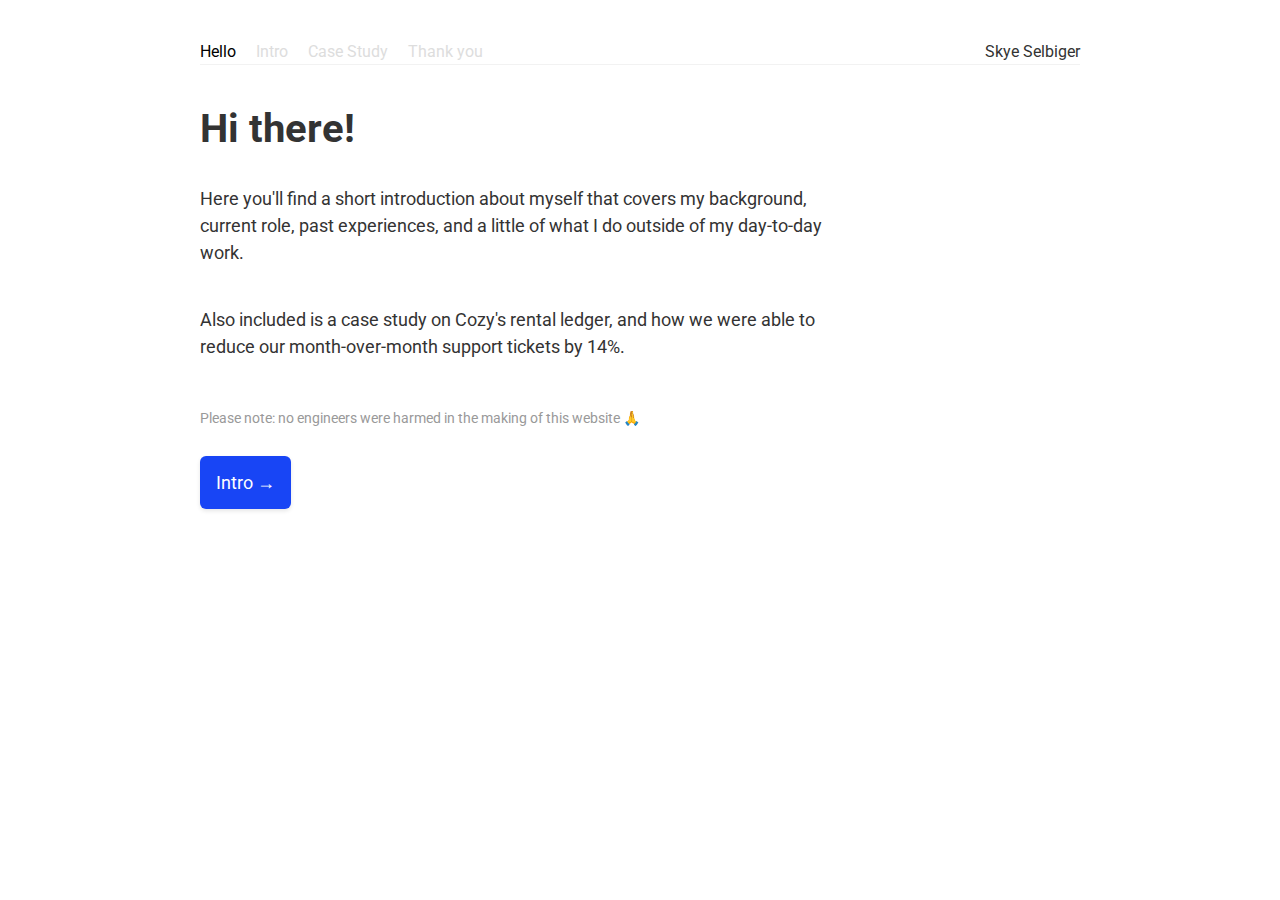
<file: index.html>
<!doctype html>
<html>
  <head>
    <meta charset="utf-8">
    <meta name="generator">
    <meta http-equiv="X-UA-Compatible" content="IE=edge">
    <meta name="viewport" content="width=device-width, initial-scale=1">
    <title>Skye Selbiger Case Study</title>
    <link rel="stylesheet" href="css/_base.css">
    <link rel="stylesheet" href="css/_fonts.css">
    <link rel="stylesheet" href="css/style.css">
  </head>
  <body>
    <header>
  <nav>
  	<a href="index.html" class="active">Hello</a>
  	<a href="intro.html">Intro</a>
    <a href="casestudy.html">Case Study</a>
    <a href="note.html">Thank you</a>
  </nav>
  <p class="header-text">
   Skye Selbiger
  </p>
</header>

<section>
	<h2>
    Hi there!
  </h2>
  <p>
    Here you'll find a short introduction about myself that covers my background, current role, past experiences, and a little of what I do outside of my day-to-day work.
  </p>
    <p>
    Also included is a case study on Cozy's rental ledger, and how we were able to reduce our month-over-month support tickets by 14%.
  </p>

    <p class="caption">
    Please note: no engineers were harmed in the making of this website 🙏
  </p>

  <a href="intro.html" class="btn">
  <span>Intro →</span>
  </a>
</section>
  </body>
</html>
</file>
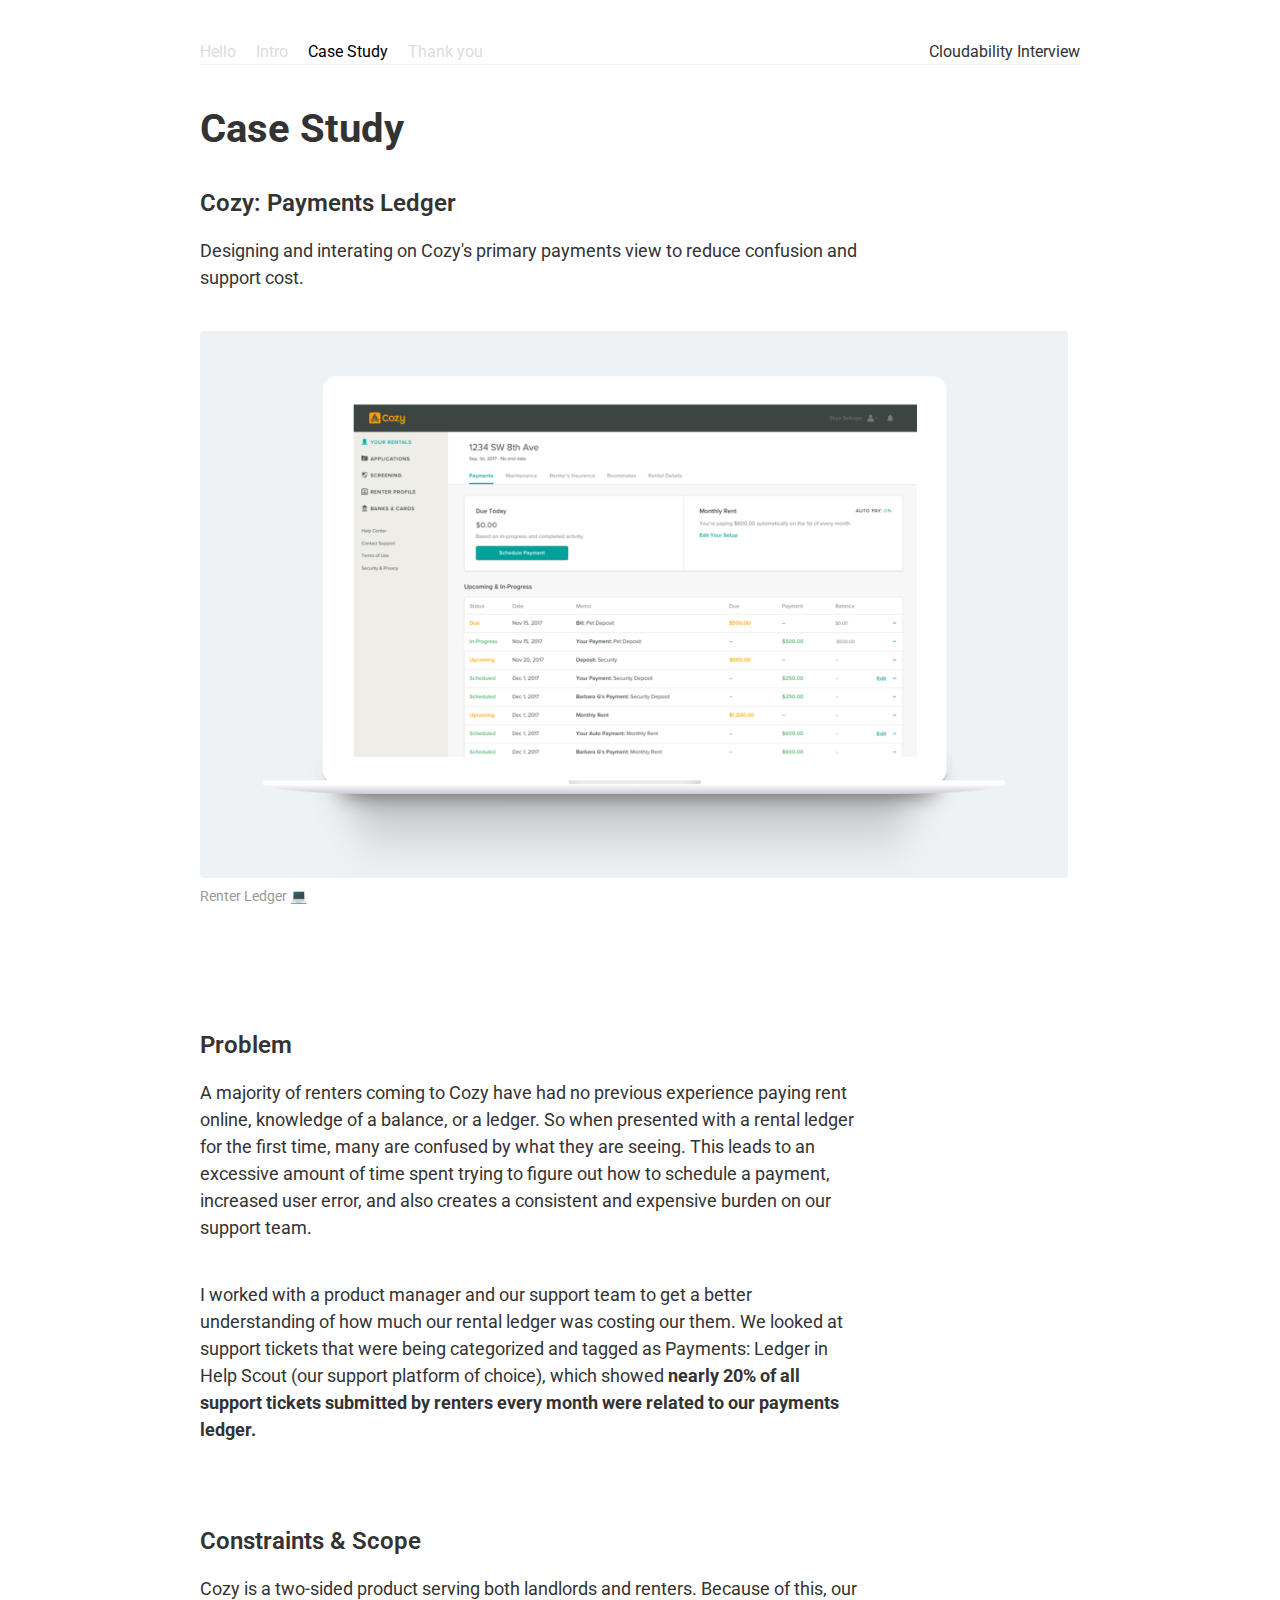
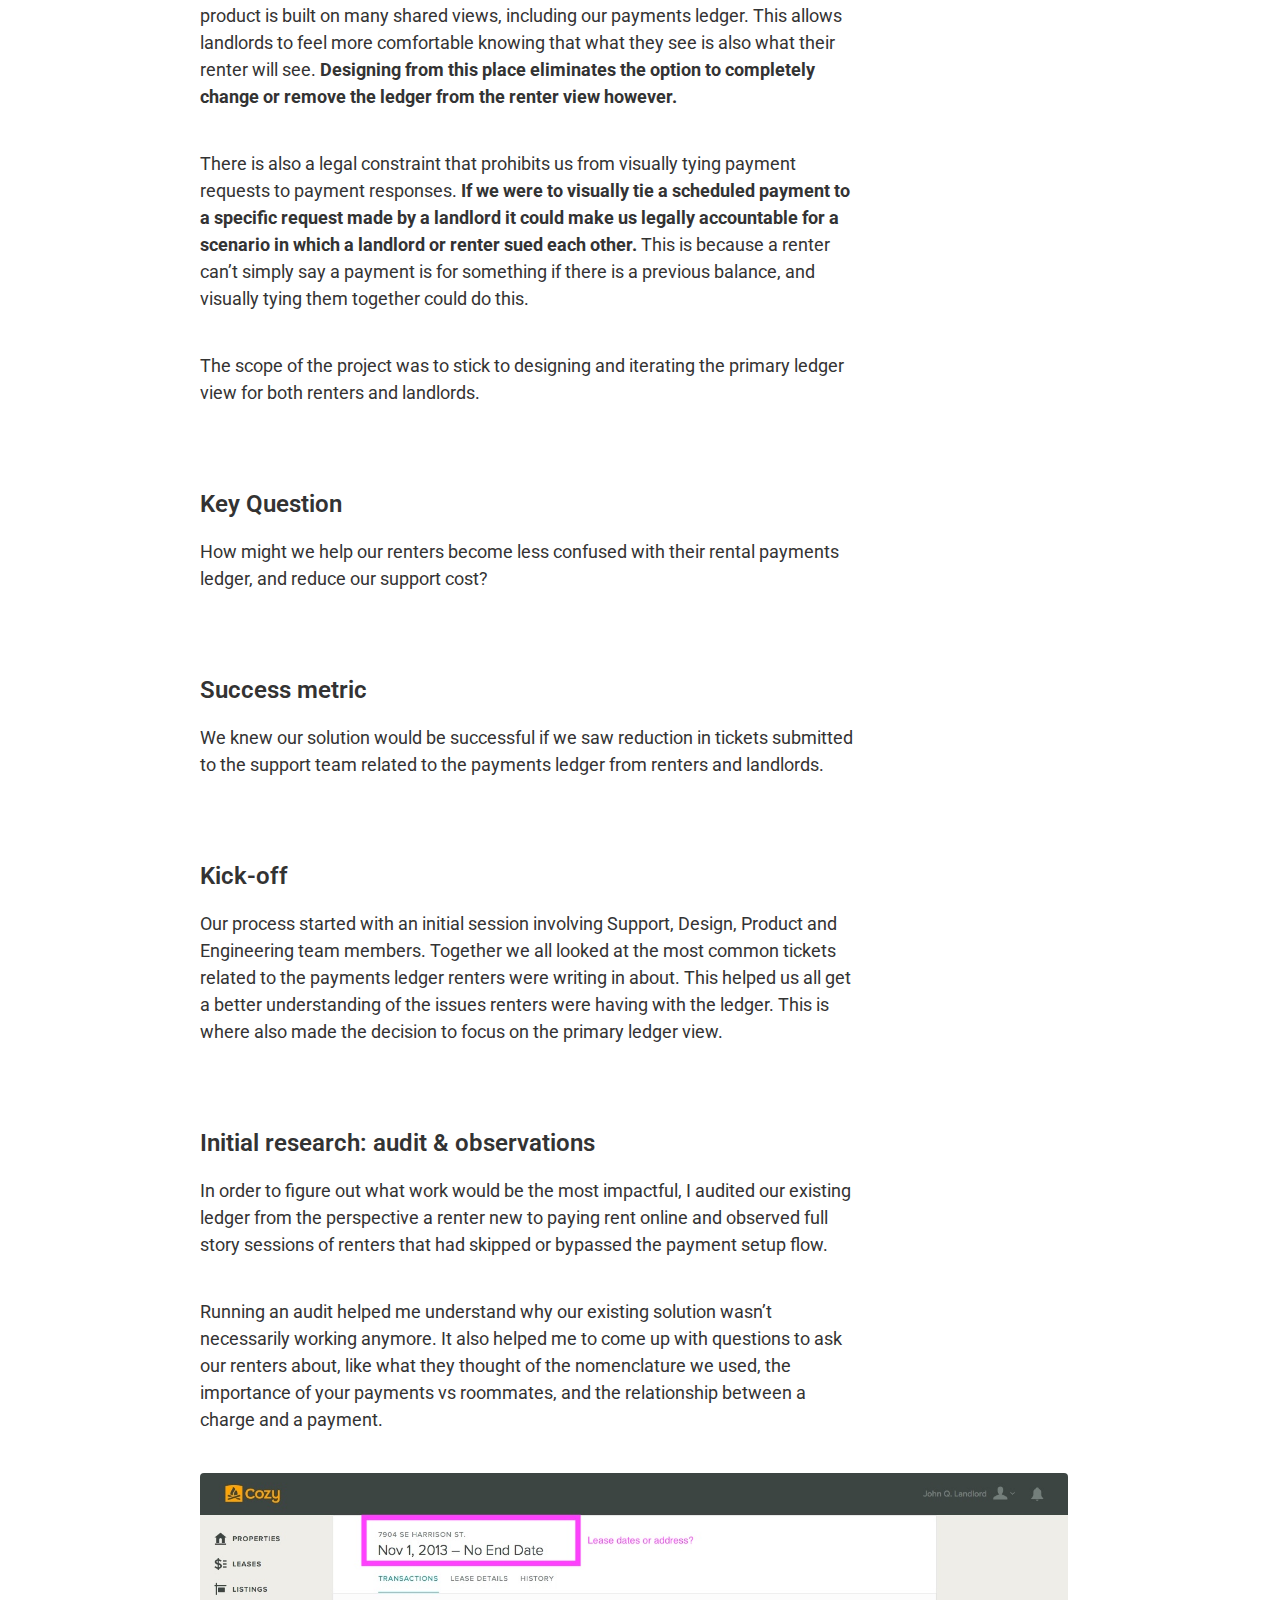
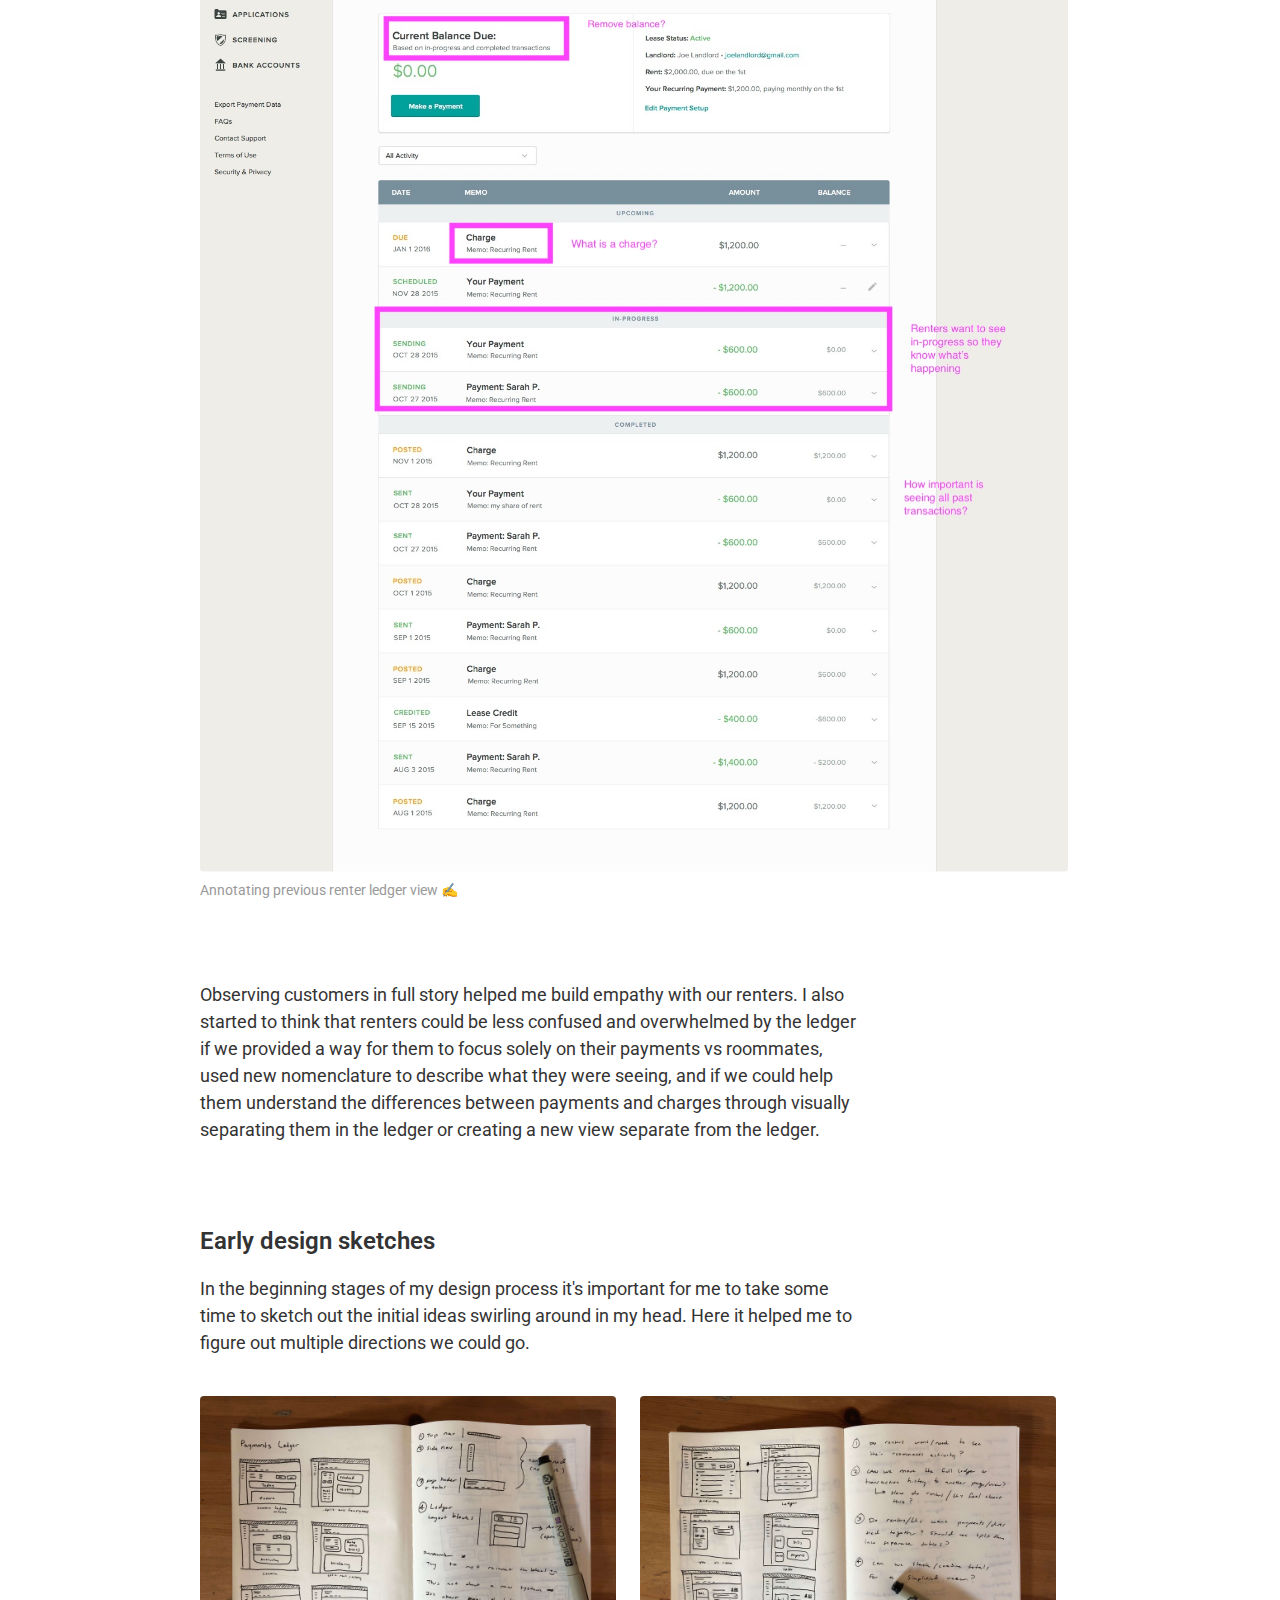
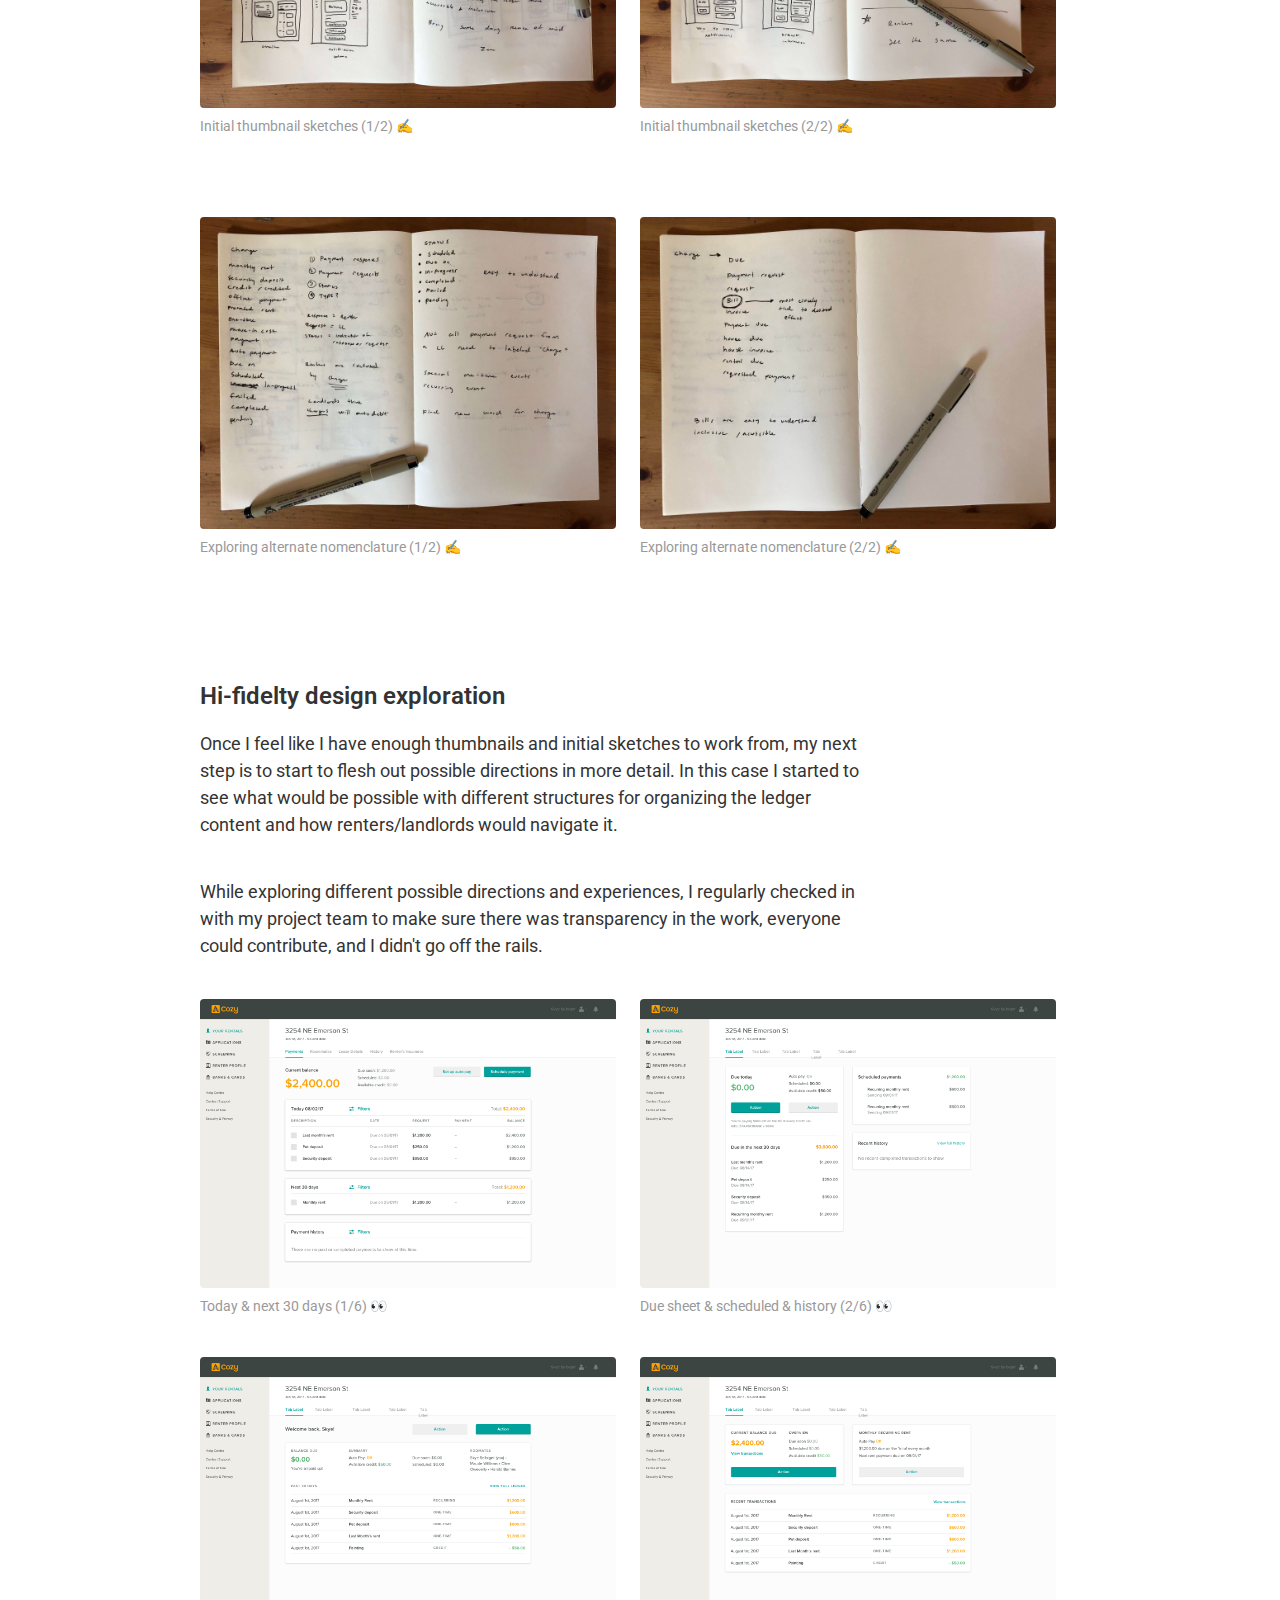
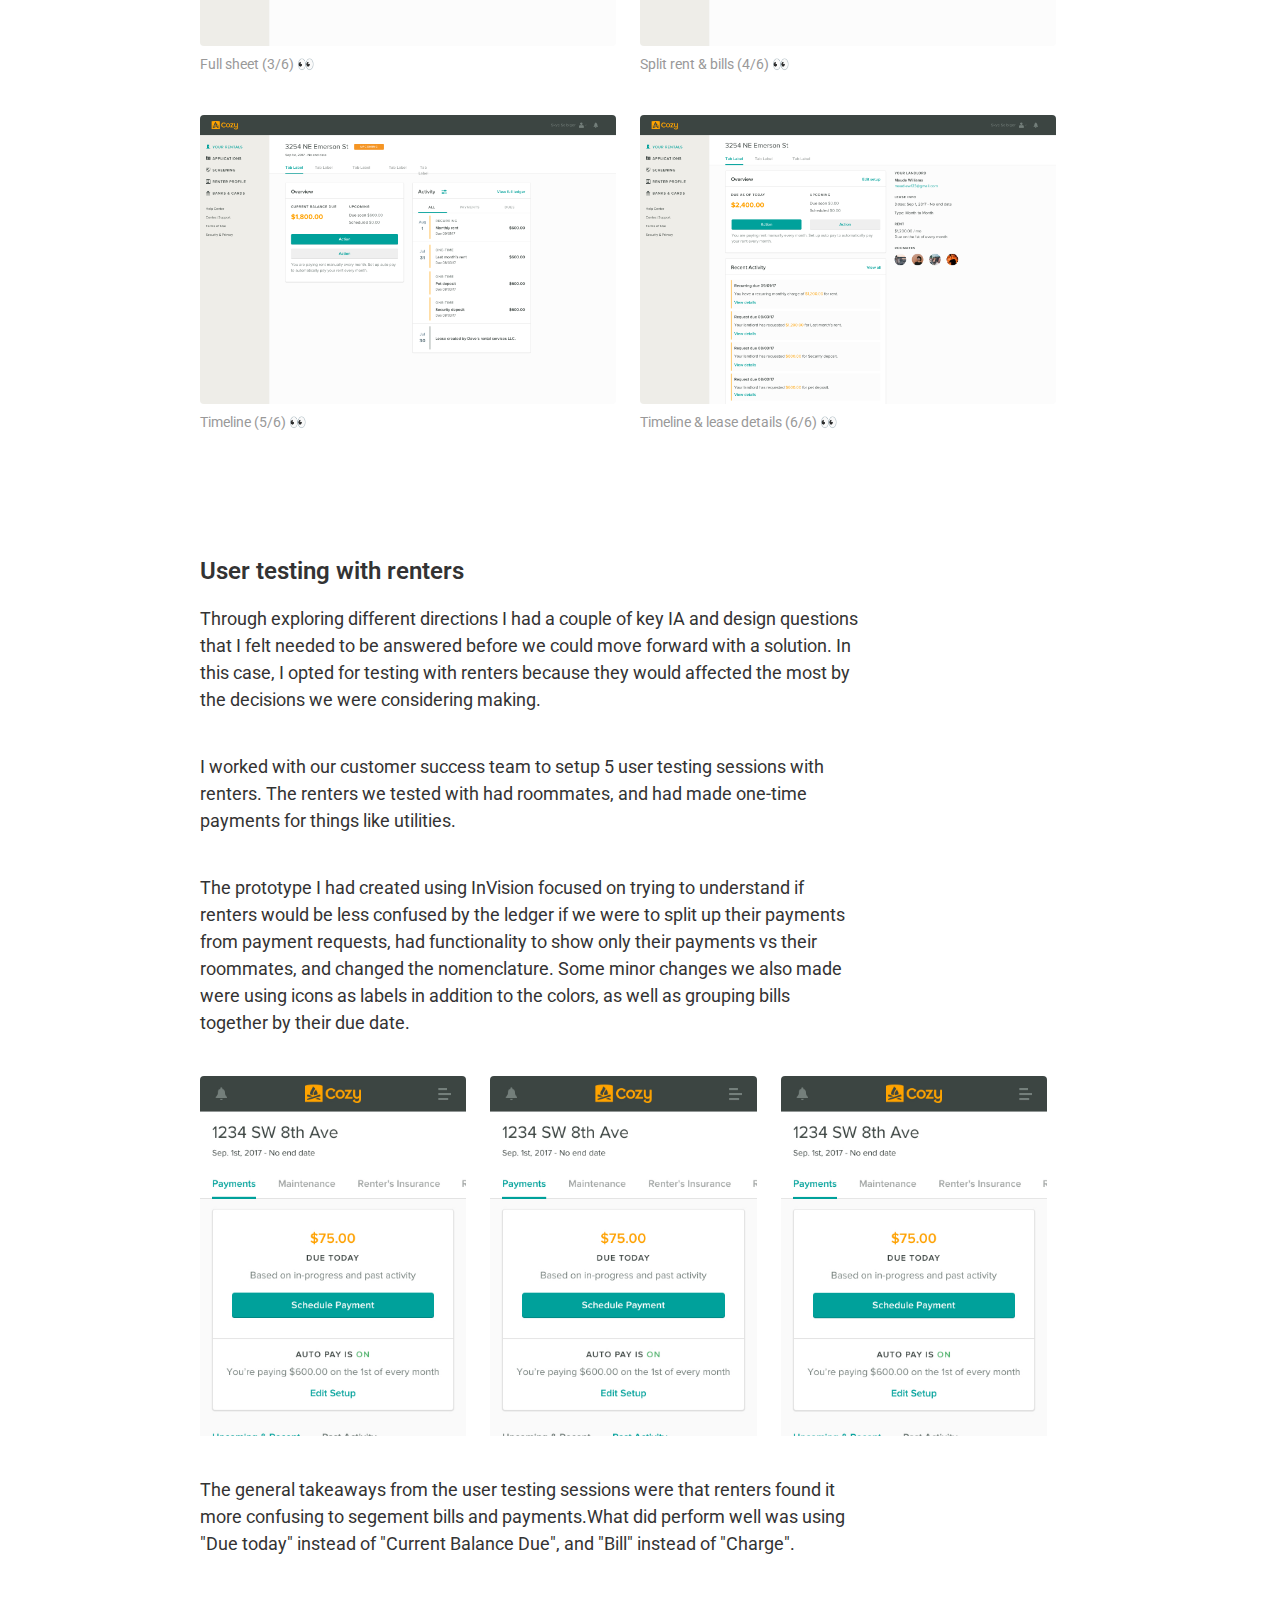
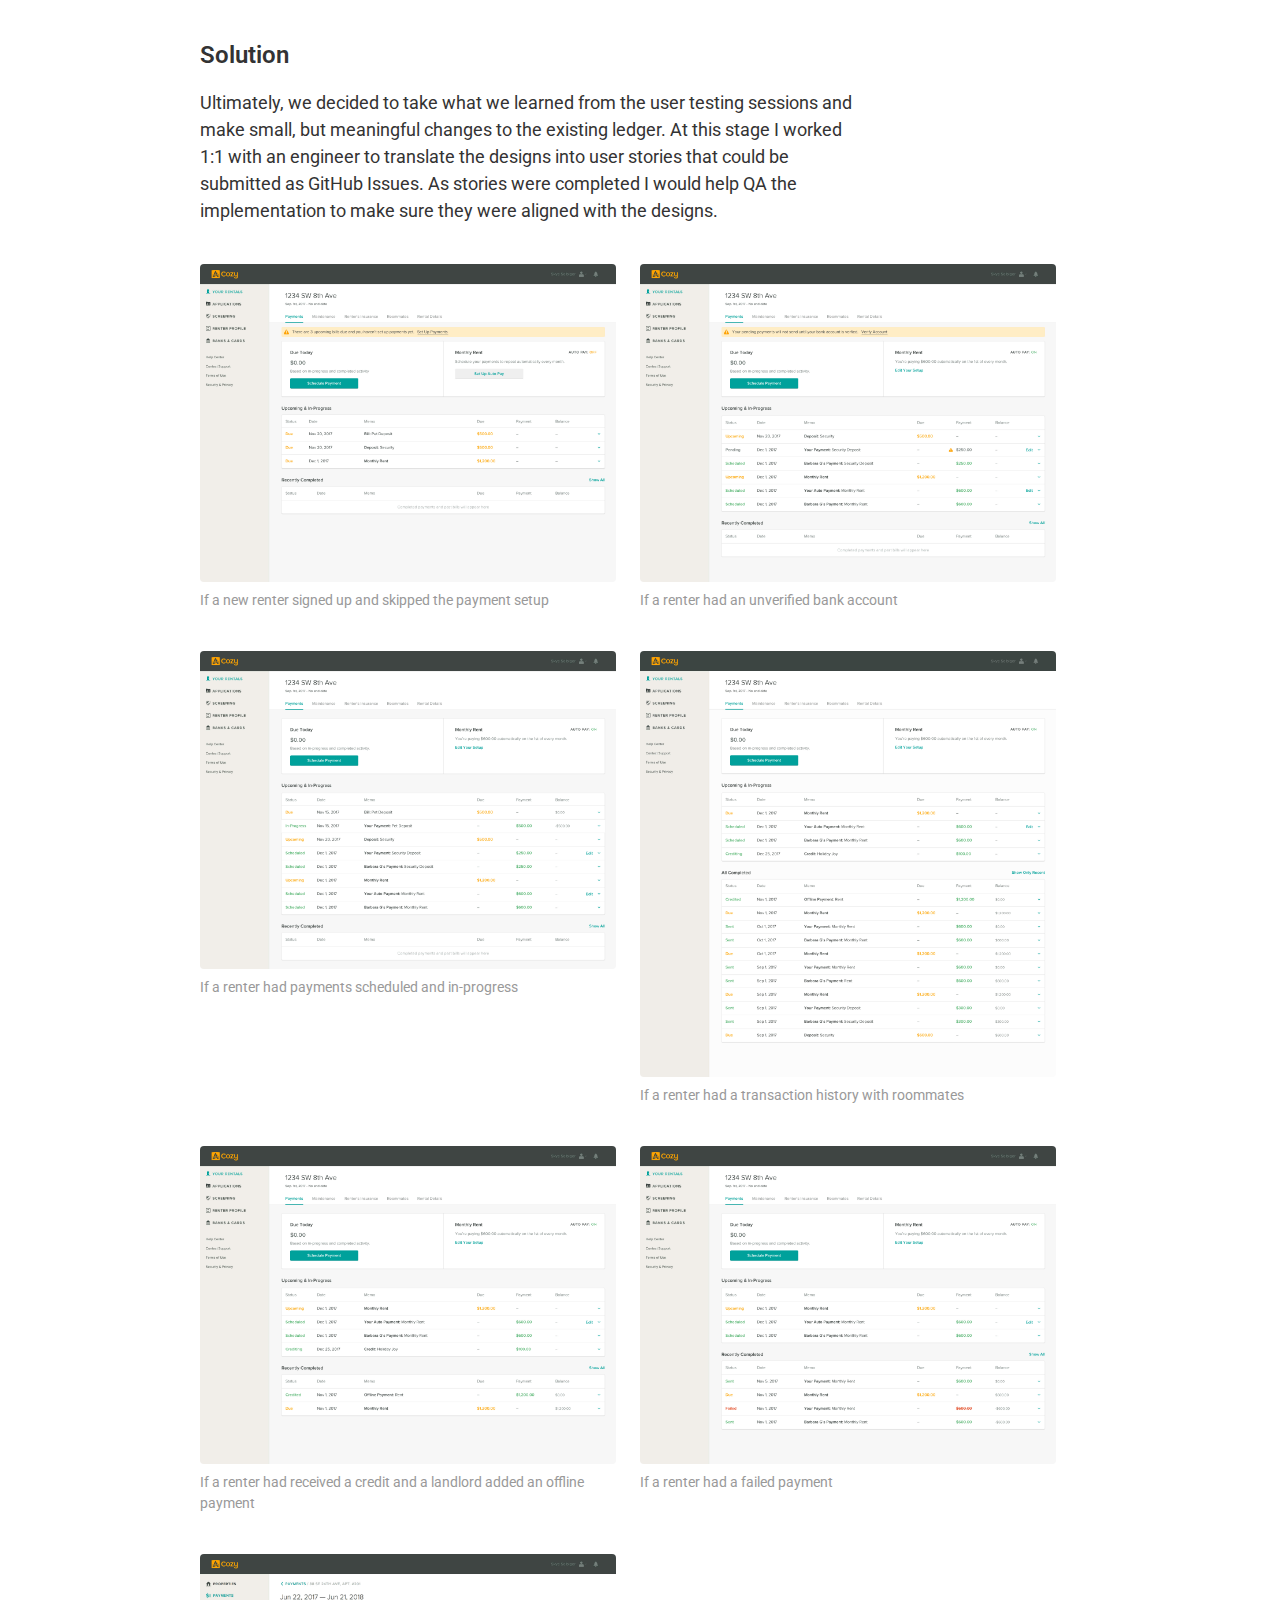
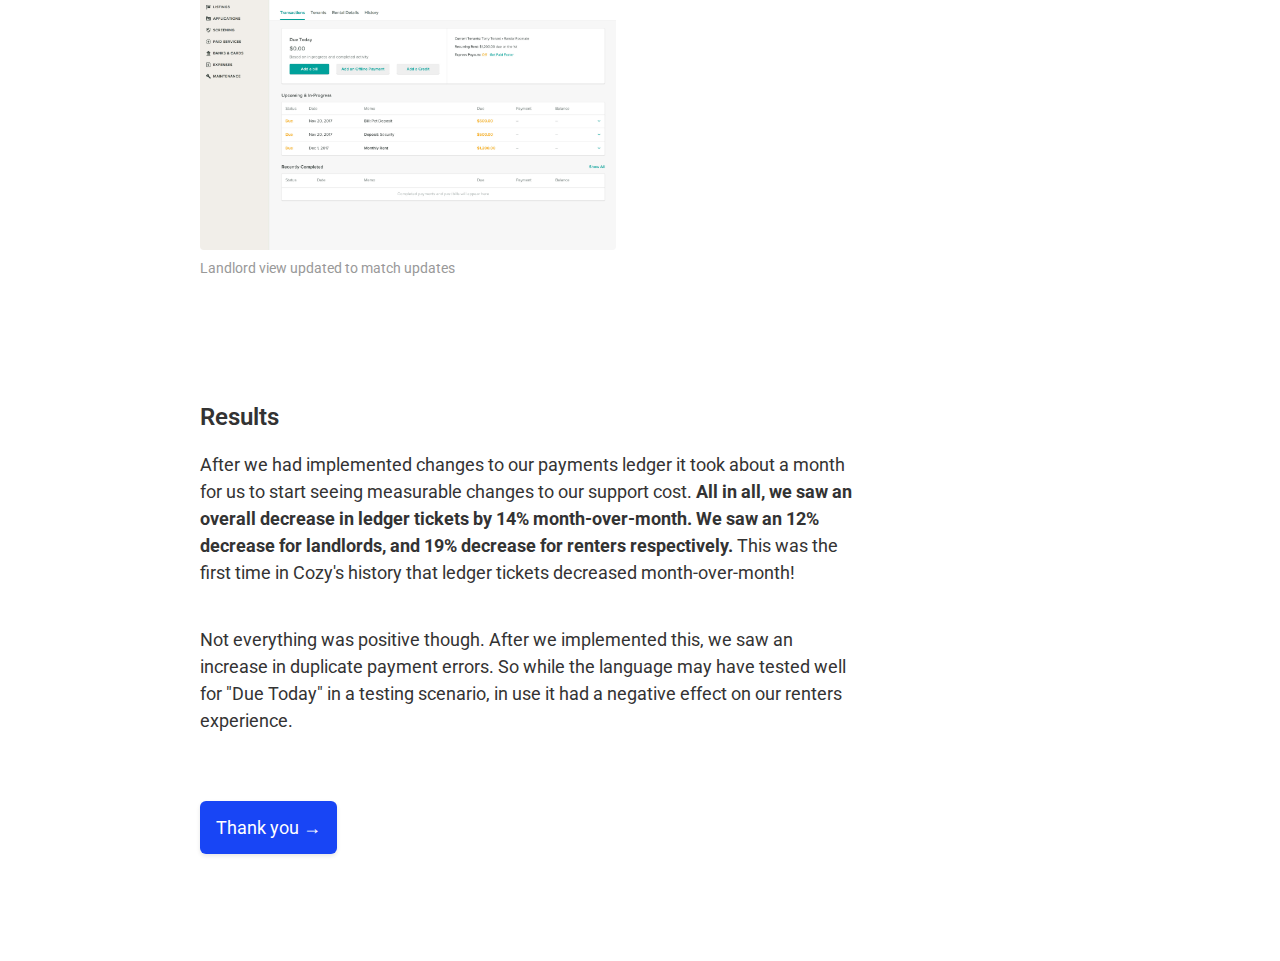
<file: casestudy.html>
<!doctype html>
<html>
  <head>
    <meta charset="utf-8">
    <meta http-equiv="X-UA-Compatible" content="IE=edge">
    <meta name="viewport" content="width=device-width, initial-scale=1">
    <title>Skye Selbiger Case Study</title>
    <link rel="stylesheet" href="css/_base.css">
    <link rel="stylesheet" href="css/_fonts.css">
    <link rel="stylesheet" href="css/style.css">
  </head>
  <body>
    <header>
  <nav>
  	<a href="index.html">Hello</a>
  	<a href="intro.html">Intro</a>
    <a href="casestudy.html" class="active">Case Study</a>
    <a href="note.html">Thank you</a>
  </nav>
  <p class="header-text">
   Cloudability Interview
  </p>
</header>

<section>
  <h2>
    Case Study
  </h2>
  <h3>
    Cozy: Payments Ledger
  </h3>
  <p>
    Designing and interating on Cozy's primary payments view to reduce confusion and support cost.
    <p>
      <div class="container">
        <div class="image-full">
          <img src="images/ledger-final.png">
          <p class="caption">
            Renter Ledger 💻
          </p>
        </div>
</section>

<section>
  <h3>
    Problem
  </h3>
  <p>
    A majority of renters coming to Cozy have had no previous experience paying rent online, knowledge of a balance, or a ledger. So when presented with a rental ledger for the first time, many are confused by what they are seeing. This leads to an excessive
    amount of time spent trying to figure out how to schedule a payment, increased user error, and also creates a consistent and expensive burden on our support team.
  </p>
  <p>
    I worked with a product manager and our support team to get a better understanding of how much our rental ledger was costing our them. We looked at support tickets that were being categorized and tagged as Payments: Ledger in Help Scout
    (our support platform of choice), which showed <span class="bold">nearly 20% of all support tickets submitted by renters every month were related to our payments ledger.</span>
  </p>
</section>

<section>
  <h3>
    Constraints & Scope
  </h3>
  <p>
    Cozy is a two-sided product serving both landlords and renters. Because of this, our product is built on many shared views, including our payments ledger. This allows landlords to feel more comfortable knowing that what they see is also what their renter
    will see. <span class="bold">Designing from this place eliminates the option to completely change or remove the ledger from the renter view however.</span>
  </p>
  <p>
    There is also a legal constraint that prohibits us from visually tying payment requests to payment responses. <span class="bold">If we were to visually tie a scheduled payment to a specific request made by a landlord it could make us legally accountable for a scenario in
    which a landlord or renter sued each other.</span> This is because a renter can’t simply say a payment is for something if there is a previous balance, and visually tying them together could do this.
  </p>
  <p>
    The scope of the project was to stick to designing and iterating the primary ledger view for both renters and landlords.
</section>

<section>
  <h3>
    Key Question
  </h3>
  <p>
    How might we help our renters become less confused with their rental payments ledger, and reduce our support cost?
  </p>
</section>

<section>
  <h3>
    Success metric
  </h3>
  <p>
    We knew our solution would be successful if we saw reduction in tickets submitted to the support team related to the payments ledger from renters and landlords.
  </p>
</section>

<section>
  <h3>
    Kick-off
  </h3>
  <p>
    Our process started with an initial session involving Support, Design, Product and Engineering team members. Together we all looked at the most common tickets related to the payments ledger renters were writing in about. This helped us all get a better
    understanding of the issues renters were having with the ledger. This is where also made the decision to focus on the primary ledger view.
  </p>
</section>

<section>
  <h3>
    Initial research: audit & observations
  </h3>
  <p>
    In order to figure out what work would be the most impactful, I audited our existing ledger from the perspective a renter new to paying rent online and observed full story sessions of renters that had skipped or bypassed
    the payment setup flow.
  </p>
  <p>
    Running an audit helped me understand why our existing solution wasn’t necessarily working anymore. It also helped me to come up with questions to ask our renters about, like what they thought of the nomenclature we used, the importance of your payments vs roommates, and the relationship between a charge and a payment.
  </p>
  <div class="container">
    <div class="image-full">
      <img src="images/ten-lease-d.jpg">
      <p class="caption">
        Annotating previous renter ledger view ✍️
      </p>
    </div>
  </div>
  <p>
    Observing customers in full story helped me build empathy with our renters. I also started to think that renters could be less confused and overwhelmed by the ledger if we provided a way for them to focus solely on their payments vs roommates, used new
    nomenclature to describe what they were seeing, and if we could help them understand the differences between payments and charges through visually separating them in the ledger or creating a new view separate from the ledger.
  </p>
</section>

<section>
  <h3>
    Early design sketches
  </h3>
  <p>
    In the beginning stages of my design process it's important for me to take some time to sketch out the initial ideas swirling around in my head. Here it helped me to figure out multiple directions we could go.
  </p>
  <div class="container">
    <div class="image-medium">
      <img src="images/img_1200.jpg">
      <p class="caption">
        Initial thumbnail sketches (1/2) ✍️
      </p>
    </div>
    <div class="image-medium">
      <img src="images/img_1201.jpg">
      <p class="caption">
        Initial thumbnail sketches (2/2) ✍️
      </p>
    </div>
  </div>

  <div class="container">
    <div class="image-medium">
      <img src="images/img_1202.jpg">
      <p class="caption">
        Exploring alternate nomenclature (1/2) ✍️
      </p>
    </div>
    <div class="image-medium">
      <img src="images/img_1203.jpg">
      <p class="caption">
        Exploring alternate nomenclature (2/2) ✍️
      </p>
    </div>
  </div>
</section>

<section>
  <h3>
    Hi-fidelty design exploration
  </h3>
  <p>
    Once I feel like I have enough thumbnails and initial sketches to work from, my next step is to start to flesh out possible directions in more detail. In this case I started to see what would be possible with different structures for organizing the ledger content and how renters/landlords would navigate it.
  </p>
  <p>
    While exploring different possible directions and experiences, I regularly checked in with my project team to make sure there was transparency in the work, everyone could contribute, and I didn't go off the rails.
  </p>

  <div class="container">
     <div class="image-medium">
      <img src="images/1.jpg">
      <p class="caption">
        Today & next 30 days (1/6) 👀
      </p>
    </div>
    <div class="image-medium">
      <img src="images/2.jpg">
      <p class="caption">
        Due sheet & scheduled & history (2/6) 👀
      </p>
    </div>
    <div class="image-medium">
      <img src="images/3.jpg">
      <p class="caption">
        Full sheet (3/6) 👀
      </p>
    </div>
    <div class="image-medium">
      <img src="images/4.jpg">
      <p class="caption">
        Split rent & bills (4/6) 👀
      </p>
    </div>
    <div class="image-medium">
      <img src="images/5.jpg">
      <p class="caption">
        Timeline (5/6) 👀
      </p>
    </div>
    <div class="image-medium">
      <img src="images/6.jpg">
      <p class="caption">
        Timeline & lease details (6/6) 👀
      </p>
    </div>
  </div>

</section>

<section>
  <h3>
    User testing with renters
  </h3>
  <p>
    Through exploring different directions I had a couple of key IA and design questions that I felt needed to be answered before we could move forward with a solution. In this case, I opted for testing with renters because they would affected the most by
    the decisions we were considering making.
  </p>

  <p>
    I worked with our customer success team to setup 5 user testing sessions with renters. The renters we tested with had roommates, and had made one-time payments for things like utilities.
  </p>

  <p>
    The prototype I had created using InVision focused on trying to understand if renters would be less confused by the ledger if we were to split up their payments from payment requests, had functionality to show only their payments vs their roommates, and changed the nomenclature. Some minor changes we also made were using icons as labels in addition to the colors, as well as grouping bills together by their due date.
  </p>
  <div class="container">
    <div class="image-tall">
      <img src="images/overview.jpg">
    </div>
    <div class="image-tall">
      <img src="images/past-activity.jpg">
    </div>
    <div class="image-tall">
      <img src="images/all-payments.jpg">
    </div>
  </div>
  <p>
    The general takeaways from the user testing sessions were that renters found it more confusing to segement bills and payments.What did perform well was using "Due today" instead of "Current Balance Due", and "Bill" instead of "Charge".
  </p>
</section>

<section>
  <h3>
    Solution
  </h3>
  <p>
    Ultimately, we decided to take what we learned from the user testing sessions and make small, but meaningful changes to the existing ledger. At this stage I worked 1:1 with an engineer to translate the designs into user stories that could be submitted as GitHub Issues. As stories were completed I would help QA the implementation to make sure they were aligned with the designs.
  </p>
   <div class="container">
     <div class="image-medium">
      <img src="images/new-user.jpg">
      <p class="caption">
        If a new renter signed up and skipped the payment setup
      </p>
    </div>
    <div class="image-medium">
      <img src="images/unverfied-bank.jpg">
      <p class="caption">
        If a renter had an unverified bank account
      </p>
    </div>
    <div class="image-medium">
      <img src="images/payments-scheduled-and-in-progress.jpg">
      <p class="caption">
       If a renter had payments scheduled and in-progress
      </p>
    </div>
    <div class="image-medium">
      <img src="images/full-history.jpg">
      <p class="caption">
        If a renter had a transaction history with roommates
      </p>
    </div>
    <div class="image-medium">
      <img src="images/credit-offline-payment.jpg">
      <p class="caption">
        If a renter had received a credit and a landlord added an offline payment
      </p>
    </div>
    <div class="image-medium">
      <img src="images/failed.jpg">
      <p class="caption">
        If a renter had a failed payment
      </p>
    </div>
     <div class="image-medium">
      <img src="images/landlord.jpg">
      <p class="caption">
        Landlord view updated to match updates
      </p>
    </div>
  </div>

</section>

<section>
  <h3>
    Results
  </h3>
  <p>
After we had implemented changes to our payments ledger it took about a month for us to start seeing measurable changes to our support cost. <span class="bold">All in all, we saw an overall decrease in ledger tickets by 14% month-over-month. We saw an 12% decrease for landlords, and 19% decrease for renters respectively.</span> This was the first time in Cozy's history that ledger tickets decreased month-over-month!
  </p>
 <p>
   Not everything was positive though. After we implemented this, we saw an increase in duplicate payment errors. So while the language may have tested well for "Due Today" in a testing scenario, in use it had a negative effect on our renters experience.
  </p>
</section>

  <a href="note.html" class="btn">
  <span>Thank you →</span>
  </a>

<div class="progress-bar">
  <div class="bar">
  </div>
</div>

<script src="js/jquery.js"></script>
<script src="js/scroll.js"></script>
  </body>
</html>
</file>
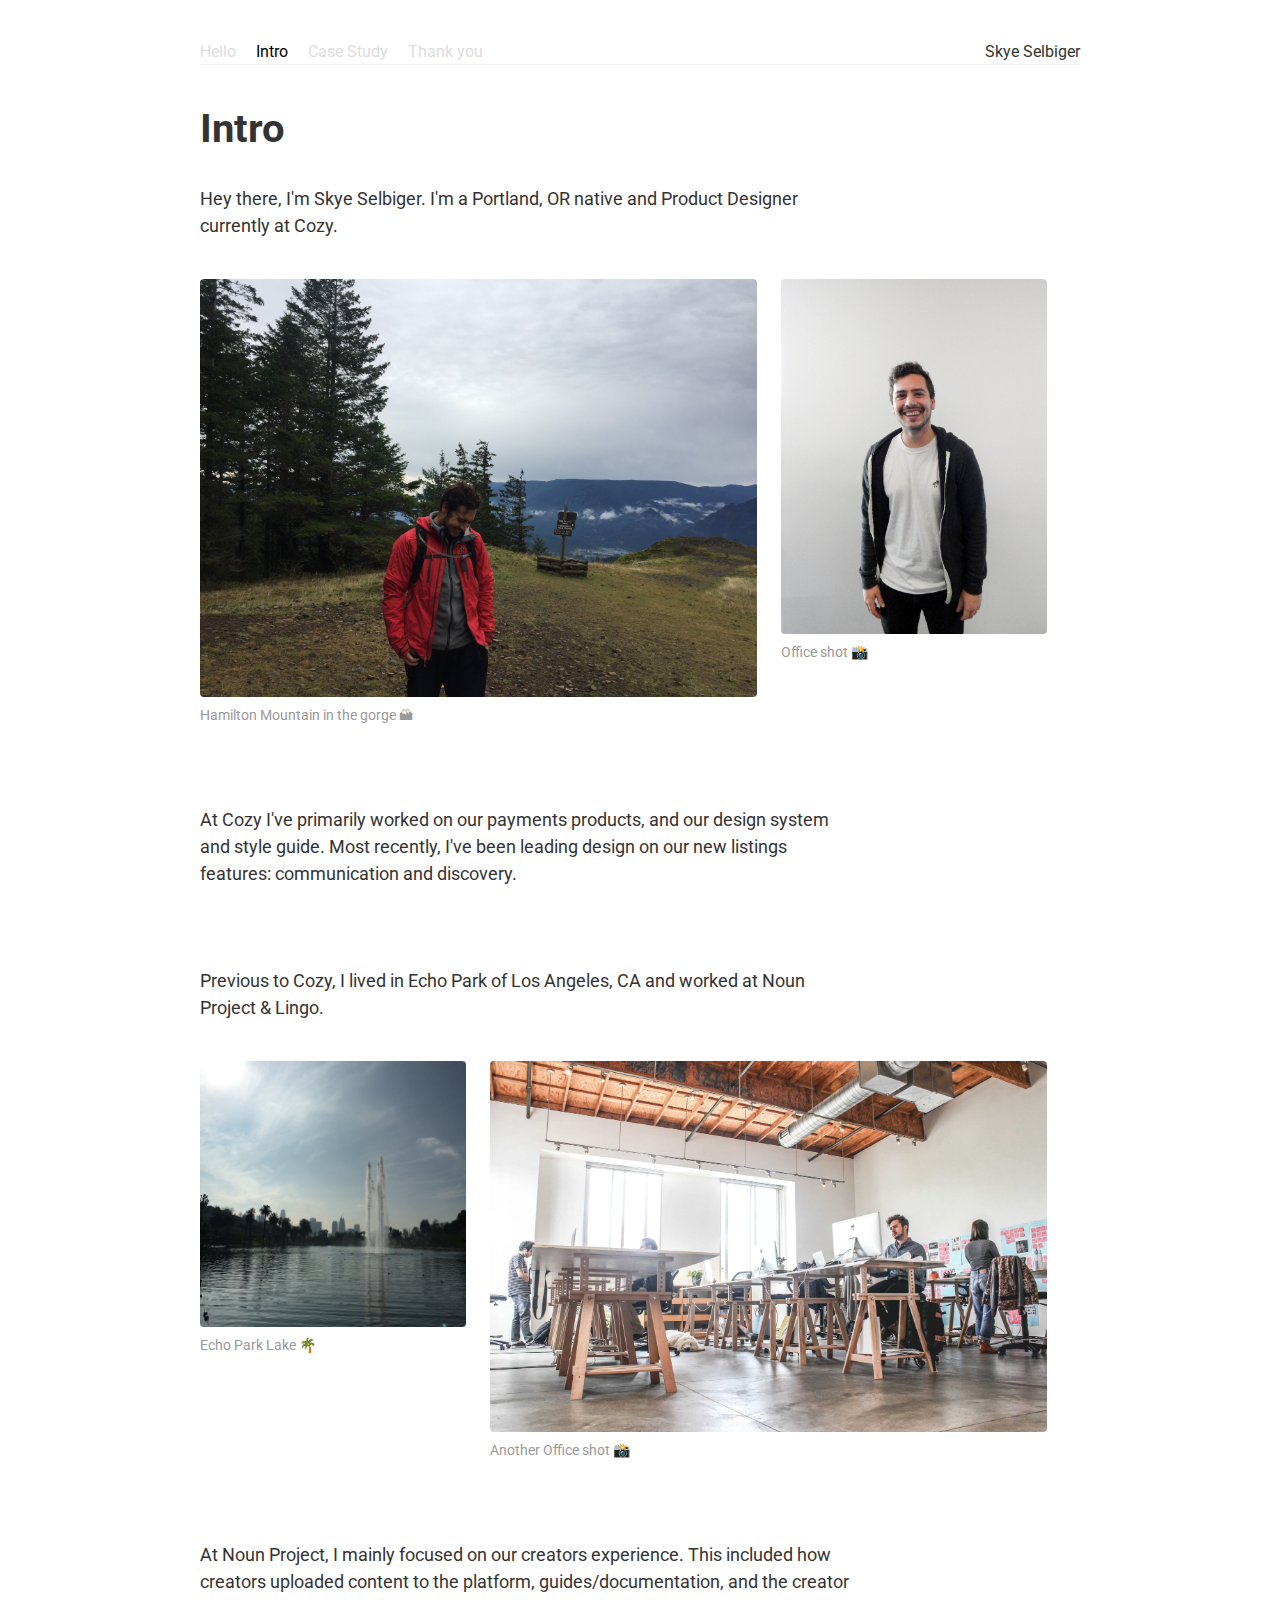
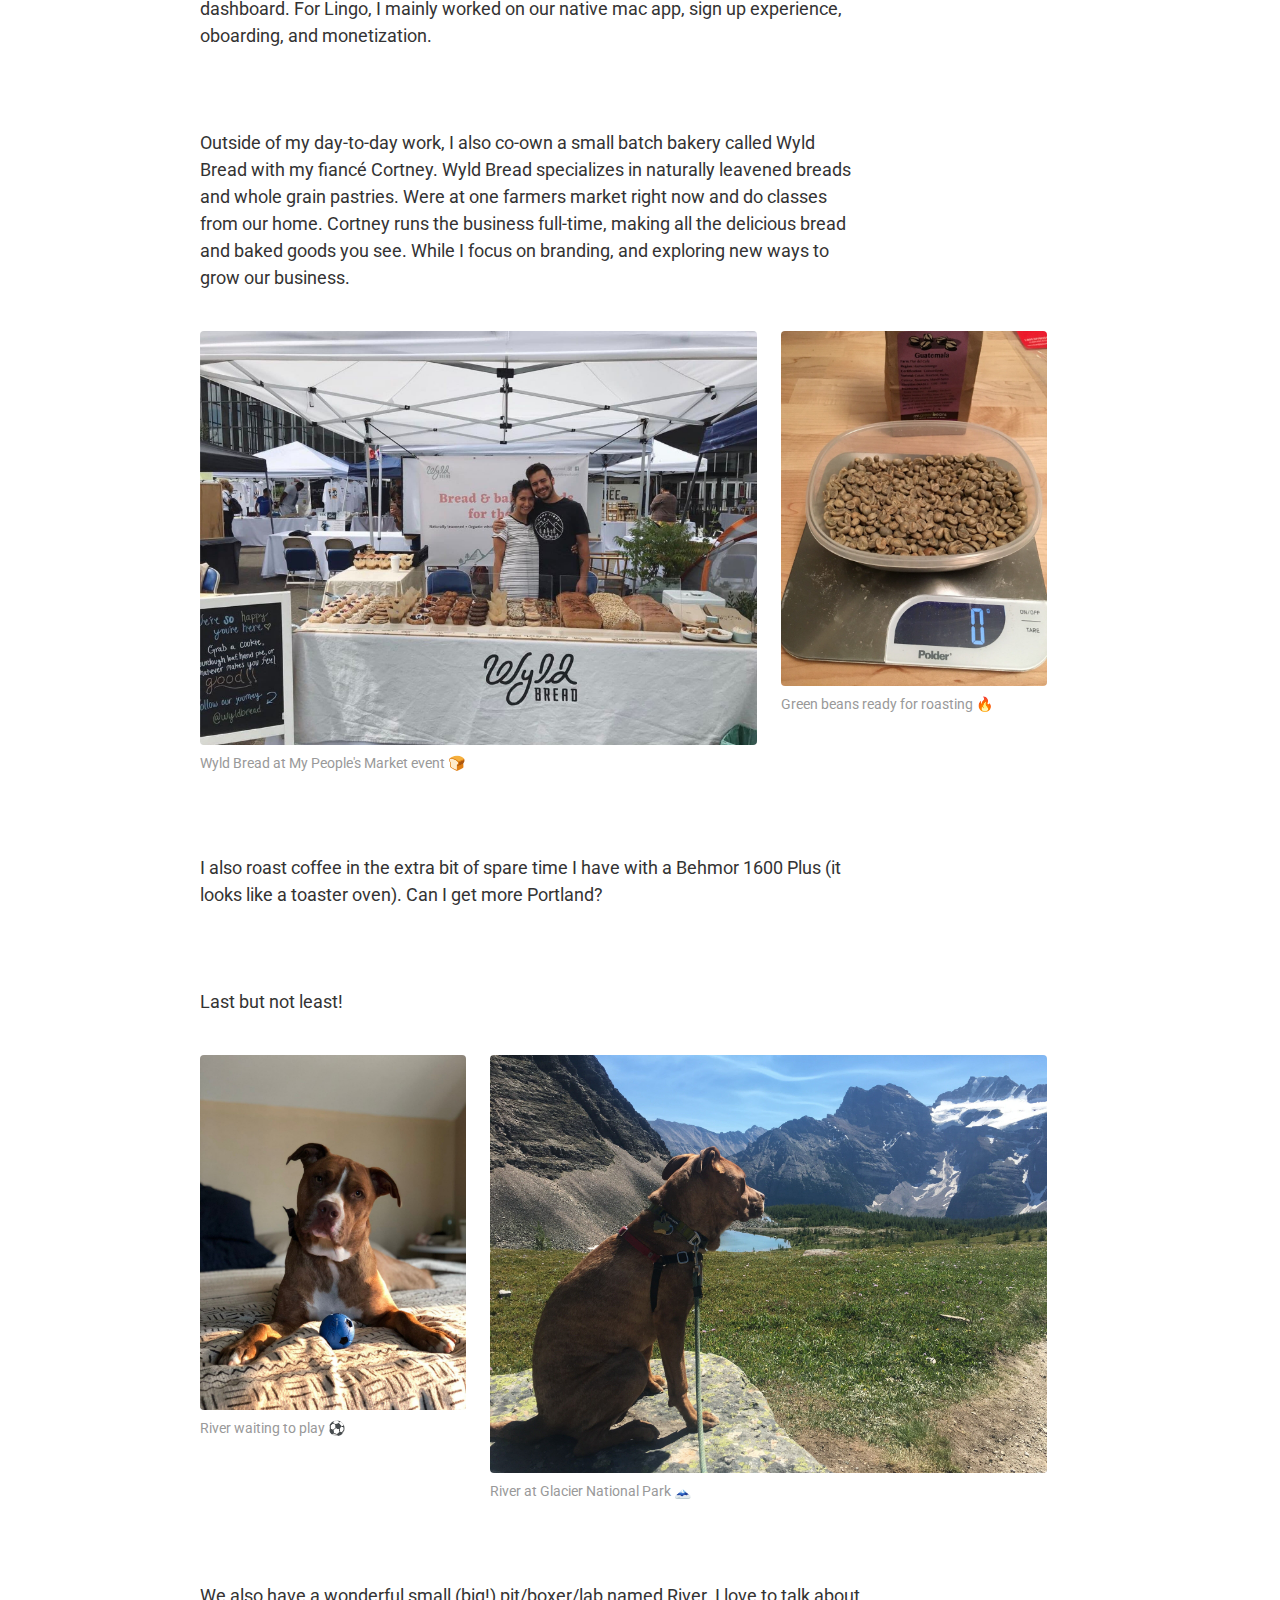
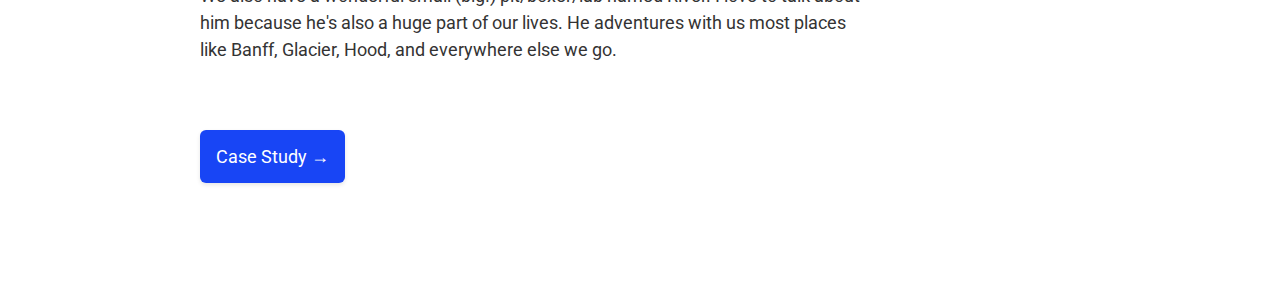
<file: intro.html>
<!doctype html>
<html>
  <head>
    <meta charset="utf-8">
    <meta name="generator">
    <meta http-equiv="X-UA-Compatible" content="IE=edge">
    <meta name="viewport" content="width=device-width, initial-scale=1">
    <title>Skye Selbiger Case Study</title>
    <link rel="stylesheet" href="css/_base.css">
    <link rel="stylesheet" href="css/_fonts.css">
    <link rel="stylesheet" href="css/style.css">
  </head>
  <body>
    <header>
  <nav>
    <a href="index.html">Hello</a>
    <a href="intro.html" class="active">Intro</a>
    <a href="casestudy.html">Case Study</a>
    <a href="note.html">Thank you</a>
  </nav>
   <p class="header-text">
    Skye Selbiger
  </p>
</header>

<section>
  <h2>
    Intro
  </h2>

  <p>
    Hey there, I'm Skye Selbiger. I'm a Portland, OR native and Product Designer currently at Cozy.
  </p>

  <div class="container">
    <div class="image-large">
      <img src="images/image_1.jpg">
      <p class="caption">
        Hamilton Mountain in the gorge 🏔
      </p>
    </div>
    <div class="image-small">
      <img src="images/image_2.jpg">
      <p class="caption">
        Office shot 📸
      </p>
    </div>
  </div>

  <p>
    At Cozy I've primarily worked on our payments products, and our design system and style guide. Most recently, I've been leading design on our new listings features: communication and discovery.
  </p>
  </section>
  <section>
  <p>
    Previous to Cozy, I lived in Echo Park of Los Angeles, CA and worked at Noun Project & Lingo.
  </p>
  <div class="container">
    <div class="image-small">
      <img src="images/image_3.jpg">
      <p class="caption">
        Echo Park Lake 🌴
      </p>
    </div>
    <div class="image-large">
      <img src="images/image_4.jpg">
      <p class="caption">
        Another Office shot 📸
      </p>
    </div>
  </div>
  <p>
    At Noun Project, I mainly focused on our creators experience. This included how creators uploaded content to the platform, guides/documentation, and the creator dashboard. For Lingo, I mainly worked on our native mac app, sign up experience, oboarding, and monetization.
  </p>
</section>
<section>
  <p>
   Outside of my day-to-day work, I also co-own a small batch bakery called Wyld Bread with my fiancé Cortney. Wyld Bread specializes in naturally leavened breads and whole grain pastries. Were at one farmers market right now and do classes from our home.
    Cortney runs the business full-time, making all the delicious bread and baked goods you see. While I focus on branding, and exploring new ways to grow our business.
  </p>
  <div class="container">
    <div class="image-large">
      <img src="images/image_5.jpg">
      <p class="caption">
        Wyld Bread at My People's Market event 🍞
      </p>
    </div>
    <div class="image-small">
      <img src="images/image_6.jpg">
      <p class="caption">
        Green beans ready for roasting 🔥
      </p>
    </div>
  </div>
  <p>
    I also roast coffee in the extra bit of spare time I have with a Behmor 1600 Plus
    (it looks like a toaster oven). Can I get more Portland?
  </p>
</section>
<section>
  <p>
    Last but not least!
  </p>
  <div class="container">
    <div class="image-small">
      <img src="images/image_7.jpg">
      <p class="caption">
        River waiting to play ⚽️
      </p>
    </div>
    <div class="image-large">
      <img src="images/image_8.jpg">
      <p class="caption">
        River at Glacier National Park 🗻
      </p>
    </div>
  </div>
  <p>
    We also have a wonderful small (big!) pit/boxer/lab named River. I love to talk about him because he's also a huge part of our lives. He adventures with us most places like Banff, Glacier, Hood, and everywhere else we go.
  </p>
  </section>

  <a href="casestudy.html" class="btn">
  <span>Case Study →</span>
  </a>

<div class="progress-bar">
  <div class="bar">
  </div>
</div>

<script src="js/jquery.js"></script>
<script src="js/scroll.js"></script>
  </body>
</html>
</file>
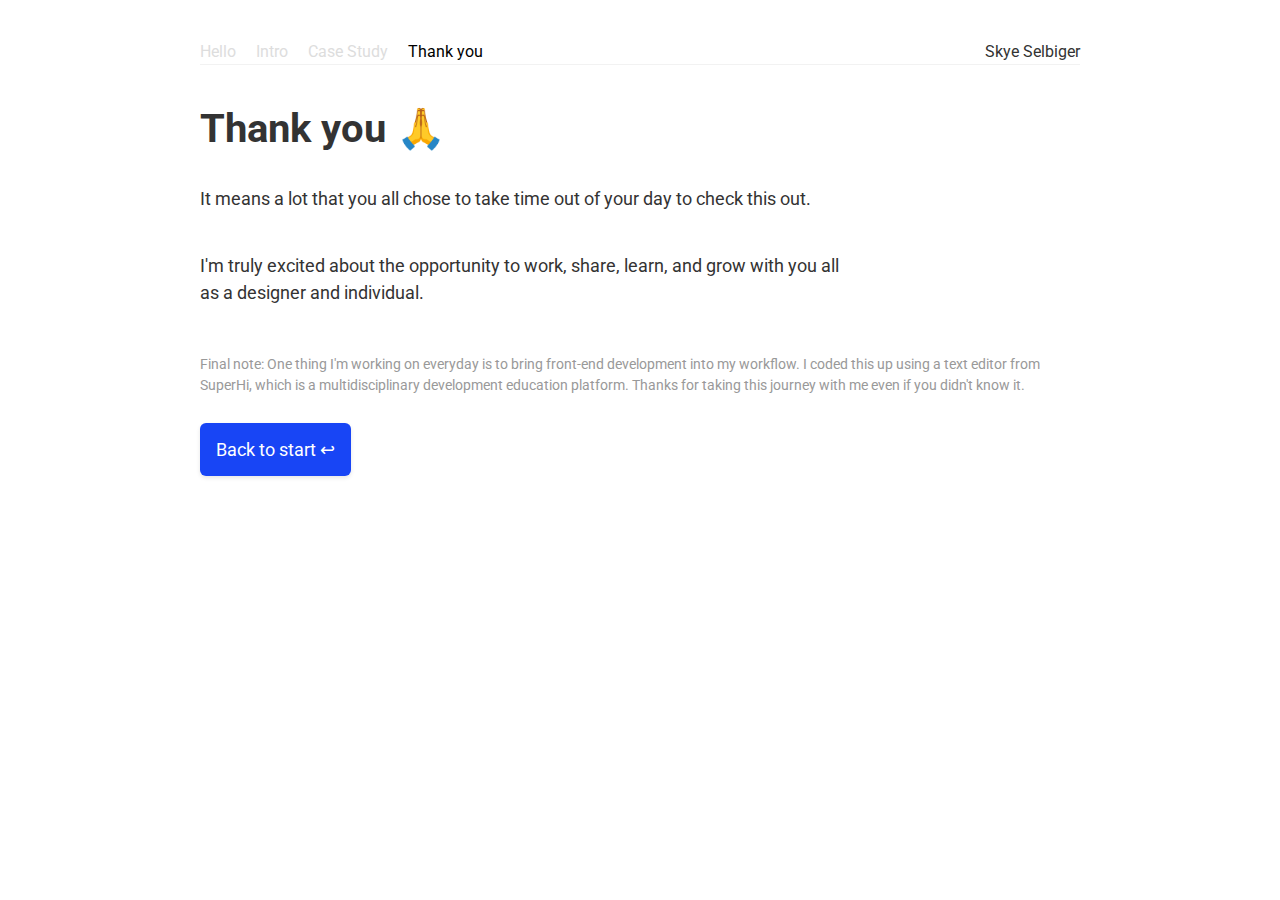
<file: note.html>
<!doctype html>
<html>
  <head>
    <meta charset="utf-8">
    <meta name="generator">
    <meta http-equiv="X-UA-Compatible" content="IE=edge">
    <meta name="viewport" content="width=device-width, initial-scale=1">
    <title>Skye Selbiger Case Study</title>

    <link rel="stylesheet" href="css/_base.css">
    <link rel="stylesheet" href="css/_fonts.css">
    <link rel="stylesheet" href="css/style.css">

  </head>
  <body>
    <header>
  <nav>
  	<a href="index.html">Hello</a>
  	<a href="intro.html">Intro</a>
    <a href="casestudy.html">Case Study</a>
    <a href="note.html" class="active">Thank you</a>
  </nav>
  <p class="header-text">
   Skye Selbiger
  </p>
</header>

<section>
  <h2>
    Thank you 🙏
  </h2>
  <p>
    It means a lot that you all chose to take time out of your day to check this out.
  </p>

  <p>
    I'm truly excited about the opportunity to work, share, learn, and grow with you all as a designer and individual.
  </p>

  <p class="caption">
    Final note: One thing I'm working on everyday is to bring front-end development into my workflow. I coded this up using a text editor from SuperHi, which is a multidisciplinary development education platform. Thanks for taking this journey with me even if you didn't know it.
  </p>

  <a href="index.html" class="btn">
  <span>Back to start ↩︎</span>
  </a>
</section>
  </body>
</html>
</file>
<file: css/_base.css>
html, body, div, span, applet, object, iframe,
h1, h2, h3, h4, h5, h6, p, blockquote, pre,
a, abbr, acronym, address, big, cite, code,
del, dfn, em, img, ins, kbd, q, s, samp,
small, strike, strong, sub, sup, tt, var,
b, u, i, center,
dl, dt, dd, ol, ul, li,
fieldset, form, label, legend,
table, caption, tbody, tfoot, thead, tr, th, td,
article, aside, canvas, details, embed,
figure, figcaption, footer, header, hgroup,
menu, nav, output, ruby, section, summary,
time, mark, audio, video {
  margin: 0;
  padding: 0;
  border: 0;
  font-size: 100%;
  font: inherit;
  vertical-align: baseline;
}

article, aside, details, figcaption, figure,
footer, header, hgroup, menu, nav, section {
  display: block;
}
body {
  line-height: 1;
}
ol, ul {
  list-style: none;
}
blockquote, q {
  quotes: none;
}
blockquote:before, blockquote:after,
q:before, q:after {
  content: '';
  content: none;
}
table {
  border-collapse: collapse;
  border-spacing: 0;
}

img, iframe {
  vertical-align: bottom;
  max-width: 100%;
}

input, textarea, select {
  font: inherit;
}

* {
  -webkit-box-sizing: border-box;
  -moz-box-sizing: border-box;
  box-sizing: border-box;
  -webkit-font-smoothing: antialiased;
  text-rendering: optimizeLegibility;
}
</file>
<file: css/_fonts.css>
@import url(//fonts.googleapis.com/css?family=Roboto:400,700);
</file>
<file: css/style.css>
body {
  font-family: Roboto;
  font-size: 18px;
  line-height: 1.5;
  background-color: #fff;
  color: #333;
  padding: 40px 40px 120px 40px;
  max-width: 960px;
  margin-left: auto;
  margin-right: auto;
}

header {
  display: flex;
  justify-content: space-between;
  border-bottom: 1px solid #f2f2f2;
  margin-bottom: 40px;
  font-size: 16px;
  align-items: center;
}

.header-text {
  padding-left: 24px;
}

nav a {
  text-decoration: none;
  padding-right: 16px;
  color: #ddd;
}

nav a:hover {
  color: #000;
}

.active {
  color: #000;
}

section {
  margin-bottom: 80px;
}

section h2 {
  font-size: 40px;
  line-height: 1.2;
  margin-bottom: 16px;
}

section p {
  width: 75%;
  margin-bottom: 40px;
  line-height: 1.5;
}

.container {
  display: flex;
  align-items: flex-start;
  flex-wrap: wrap;
  width: 100%;
  margin-bottom: 40px;
  margin-left: -12px;
}

.container img {
  border-radius: 4px;
}

.image-full {
  width: 100%;
	padding-left: 12px;
}

.image-large {
  width: 66%;
  padding: 0 12px 0 12px;

}

.image-small {
  width: 33%;
  padding: 0 12px 0 12px;
}

.image-medium {
  width: 50%;
  padding: 0 12px 0 12px;
}

.image-tall {
  width: 33%;
  height: 40vh;
  padding: 0 12px 0 12px;
  overflow: hidden;
}

.caption {
  padding-top: 8px;
  font-size: 14px;
  color: #999;
  width: 100%;
}

a {
  text-decoration: none;
  color: #fff;
}

.btn {
  height: 40px;
  width: auto;
  padding: 16px;
  background-color: #1845f5;
  border-radius: 6px;
  box-shadow: 0 2px 4px 0 rgba(0, 0, 0, .1);
}

.btn:hover {
 	background-color: #0f2c9c;

}

span.bold {
  font-weight: 700;
}


h2 {
  font-size: 30px;
  line-height: 1.25;
  font-weight: 700;
  padding-bottom: 16px;

}

h3 {
  font-size: 24px;
  line-height: 1.5;
  font-weight: 600;
  padding-bottom: 16px;
}

.progress-bar {
  position: fixed;
  top: 0;
  left: 0;
  width: 100%;
}

.bar {
  position: absolute;
  top: 0;
  left: 0;
  width: 0px;
  height: 8px;
  background: #1845f5;
}

@media (max-width: 720px) {
 section p {
    width: 100%;
  }
}

@media (max-width: 640px) {
  .container {
    margin: auto;
  }

  .container .image-full,
  .container .image-large,
  .container .image-medium,
  .container .image-small {
    width: 100%;
    padding: 0px;
  }
}

@media (max-width: 480px) {
  body {
    padding-left: 16px;
    padding-right: 16px;
    font-size: 16px;
  }
}
</file>
